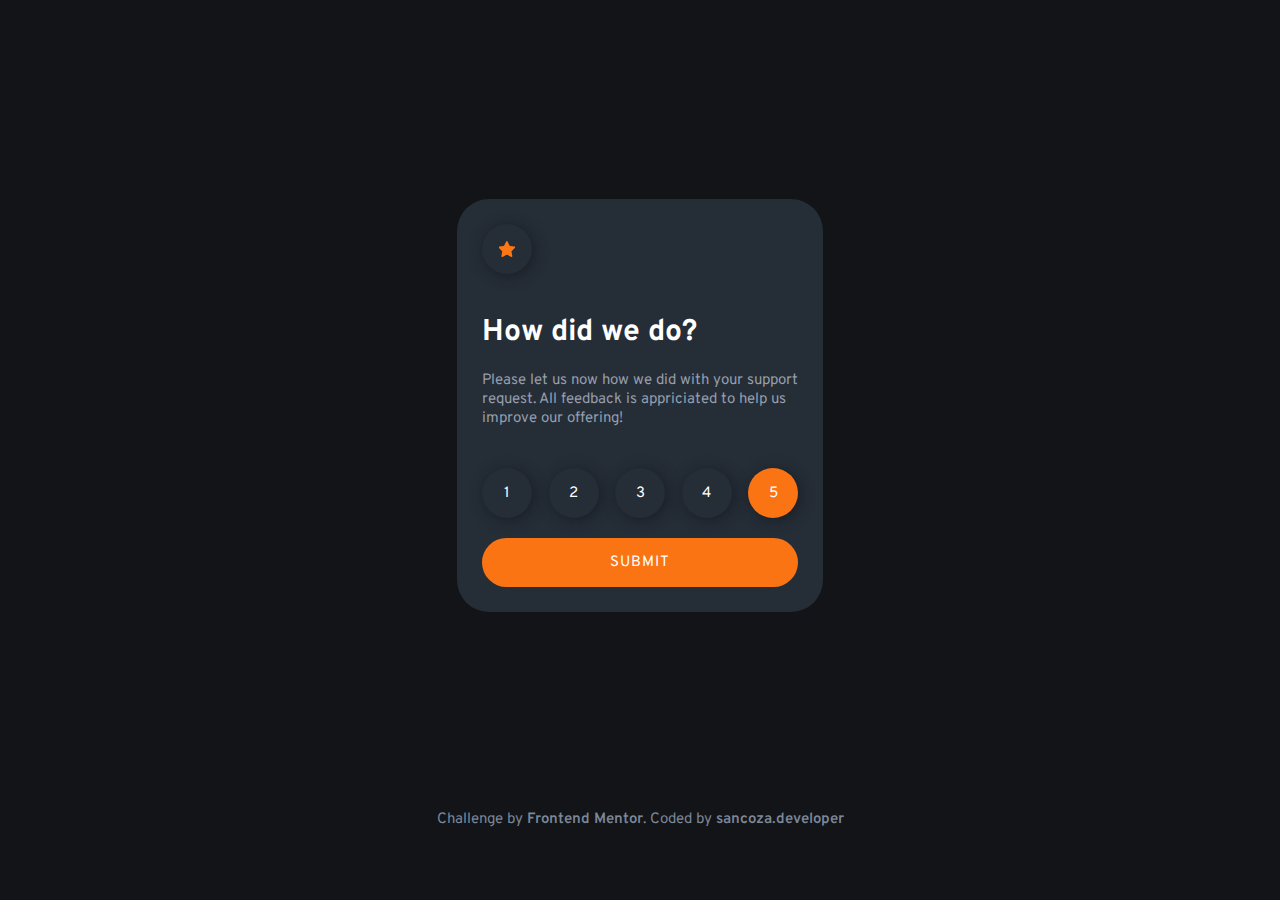
<file: index.html>
<!DOCTYPE html>
<html lang="en">
<head>
  <meta charset="UTF-8">
  <meta name="viewport" content="width=device-width, initial-scale=1.0"> <!-- displays site properly based on user's device -->

  <link rel="icon" type="image/png" sizes="32x32" href="./images/favicon-32x32.png">
  
  <title>Frontend Mentor | Interactive rating component</title>

  <!-- Feel free to remove these styles or customise in your own stylesheet 👍 -->
  <link rel="stylesheet" href="style.css">
</head>
<body>
  <div class="card-container">
    <div class="card">
      <div class="star">
        <img class="svg-star" src="./images/icon-star.svg" />
        <!-- <svg class="svg-star" width="17" height="16" xmlns="http://www.w3.org/2000/svg"><path d="m9.067.43 1.99 4.031c.112.228.33.386.58.422l4.45.647a.772.772 0 0 1 .427 1.316l-3.22 3.138a.773.773 0 0 0-.222.683l.76 4.431a.772.772 0 0 1-1.12.813l-3.98-2.092a.773.773 0 0 0-.718 0l-3.98 2.092a.772.772 0 0 1-1.119-.813l.76-4.431a.77.77 0 0 0-.222-.683L.233 6.846A.772.772 0 0 1 .661 5.53l4.449-.647a.772.772 0 0 0 .58-.422L7.68.43a.774.774 0 0 1 1.387 0Z" fill="#FC7614"/></svgc> -->
      </div>
      <div class="card-body">
        <h1>How did we do?</h1>
        <p>Please let us now how we did with your support <br> request. All feedback is appriciated to help us <br>improve our offering! </p>
      </div>
      <div>
        <ul id="points">
          <li class="btn-points"><a href="#" data-rating="1">1</a></li>
          <li class="btn-points"><a href="#" data-rating="2">2</a></li>
          <li class="btn-points"><a href="#" data-rating="3">3</a></li>
          <li class="btn-points"><a href="#" data-rating="4">4</a></li>
          <li class="btn-points active"><a href="#" data-rating="5">5</a></li>
        </ul>
      </div>
      <a class="btn" id="send-rating-btn">SUBMIT</a>
    </div>
  </div>

  <div class="attribution">
    Challenge by <a class="link" href="https://www.frontendmentor.io?ref=challenge" target="_blank">Frontend Mentor</a>. 
    Coded by <a class="link" href="#">sancoza.developer</a>
  </div>
  <script src="./script.js"></script>
</body>
</html>
</file>
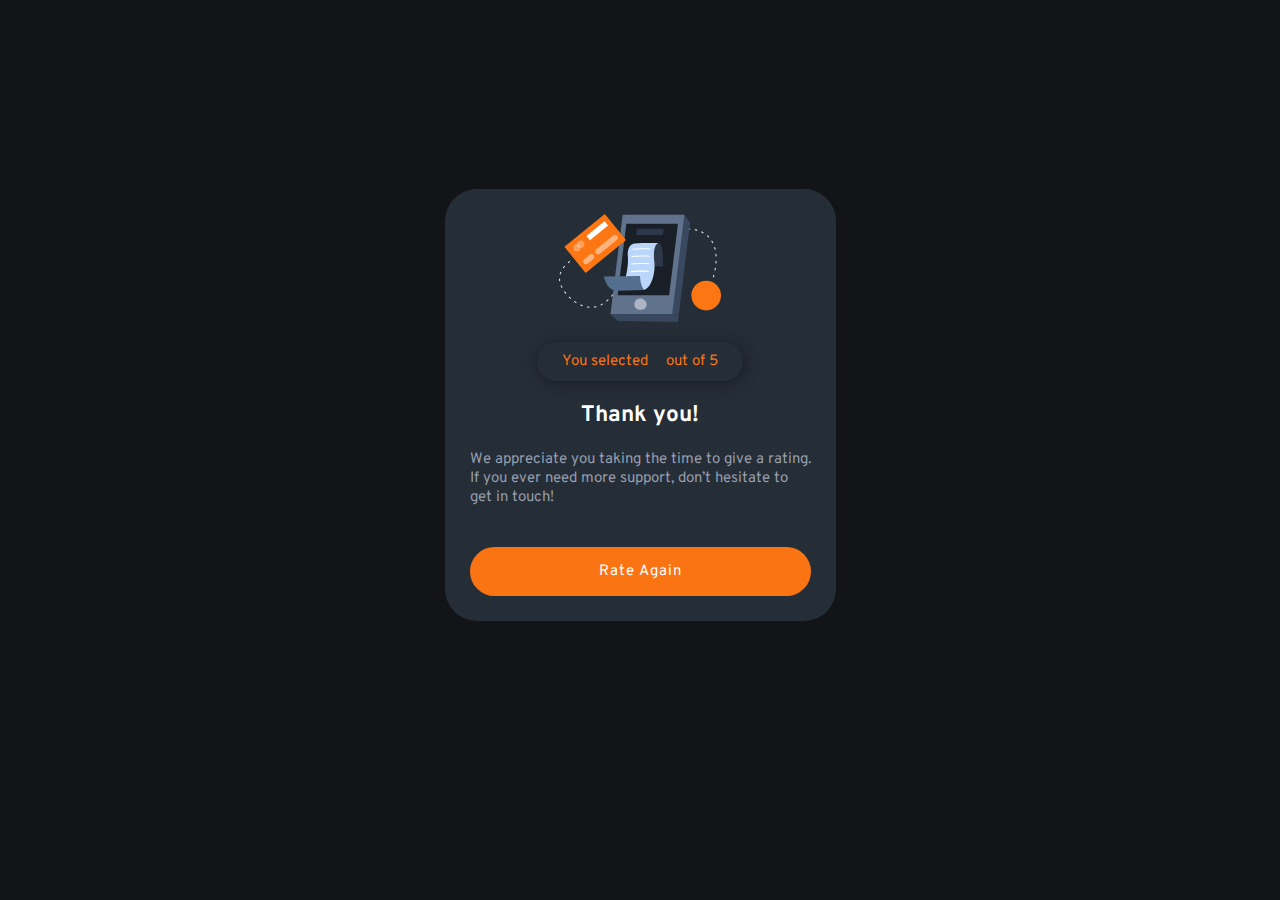
<file: thankYou.html>
<!DOCTYPE html>
<html lang="en">
<head>
  <meta charset="UTF-8">
  <meta name="viewport" content="width=device-width, initial-scale=1.0"> <!-- displays site properly based on user's device -->

  <link rel="icon" type="image/png" sizes="32x32" href="./images/favicon-32x32.png">
  
  <title>Frontend Mentor | Interactive rating component</title>

  <!-- Feel free to remove these styles or customise in your own stylesheet 👍 -->
  <link rel="stylesheet" href="style.css">
</head>
<body>
  <div class="card-container">
    <div class="card">
      <div class="card-rating">
        <img src="./images/illustration-thank-you.svg" alt="" />
        <div id="message"></div>
        <p class="change-rating">
          You selected
          <span id="rating"></span>
          out of 5
        </p>
        <h2>Thank you!</h2>
        <p>
          We appreciate you taking the time to give a rating. <br>
          If you ever need more support, don’t hesitate to <br> get in touch!
        </p>
      </div>
      <a class="btn" href="./index.html">Rate Again</a>
    </div>
  </div>

  <script src="./thankYou.js"></script>
</body>
</html>
</file>
<file: style.css>
@import url('https://fonts.googleapis.com/css2?family=Overpass:wght@100;200;300;400;500;600;700;800&display=swap');

:root {
    --White: hsl(0, 0%, 100%);
    --LightGrey: hsl(217, 12%, 63%);
    --MediumGrey: hsl(216, 12%, 54%);
    --DarkBlue: hsl(213, 19%, 18%);
    --VeryDarkBlue: hsl(216, 12%, 8%);
    --Orange: hsl(25, 97%, 53%);
}

*{
    margin: 0;
    padding: 0;
    box-sizing: border-box;
}
body {
    font-family: 'Overpass', sans-serif;
    font-size: 15px;
    font-weight: 400;
    background: var(--VeryDarkBlue);
    color: var(--White);
}
p {
    color: var(--LightGrey);
    margin: 20px 0;
}
a {
    text-decoration: none;
}
img {
    max-width: 100%;
  }
ul li {
    list-style: none;
}
.card-container {
    display: flex;
    align-items: center;
    justify-content: center;
    min-height: 90vh;

}
.card {
    background: var(--DarkBlue);
    padding: 25px;
    border-radius: 2rem;   
}
.card-rating {
    display: flex;
    flex-direction: column;
    align-items: center;
}
.card-body {
    margin: 40px 0;
}
.star {
    background: var(--DarkBlue);
    box-shadow: 2px 2px 14px 0px rgb(25, 30, 37);
    height: 50px;
    width: 50px;
    border-radius: 50%;
    position: relative;
}
.change-rating {
    background: var(--DarkBlue);
    color: var(--Orange);
    box-shadow: 2px 2px 14px 0px rgb(25, 30, 37);
    padding: 10px 25px;
    border-radius: 2rem;
}
.change-rating span {
    display: inline-block;
    margin: 0 0.3rem;
}
.svg-star {
    position: absolute;
    left: 50%;
    top: 50%;
    transform: translate(-50%,-50%)
}
ul {
    display: flex;
    align-items: center;
    justify-content: space-between;
}
ul li {
    background: var(--DarkBlue);
    box-shadow: 2px 2px 14px 0px rgb(25, 30, 37);
    height: 50px;
    width: 50px;
    border-radius: 50%;
    position: relative; 
    cursor: pointer;
    transition: all .3s ease-in-out;
}

ul li a {
    position: absolute;
    left: 50%;
    top: 50%;
    transform: translate(-50%,-50%);
    color: var(--White);
}


ul li:hover {
    background: var(--MediumGrey);
}
.btn {
    background: var(--Orange);
    color: var(--White);
    padding: 15px;
    display: block;
    margin-top: 20px;
    border-radius: 2rem;
    text-align: center;
    letter-spacing: 1px;
    cursor: pointer;
    transition: all .3s ease-in-out;
}
.btn:hover {
    background: var(--White);
    color: var(--Orange);
}
.active {
    background: var(--Orange);
  
}
.attribution {
    text-align: center;
    color: var(--MediumGrey);
}
.link {
    color: var(--MediumGrey);
    font-weight: 600;
}
.link:hover {
    color: var(--Orange);
}
</file>
